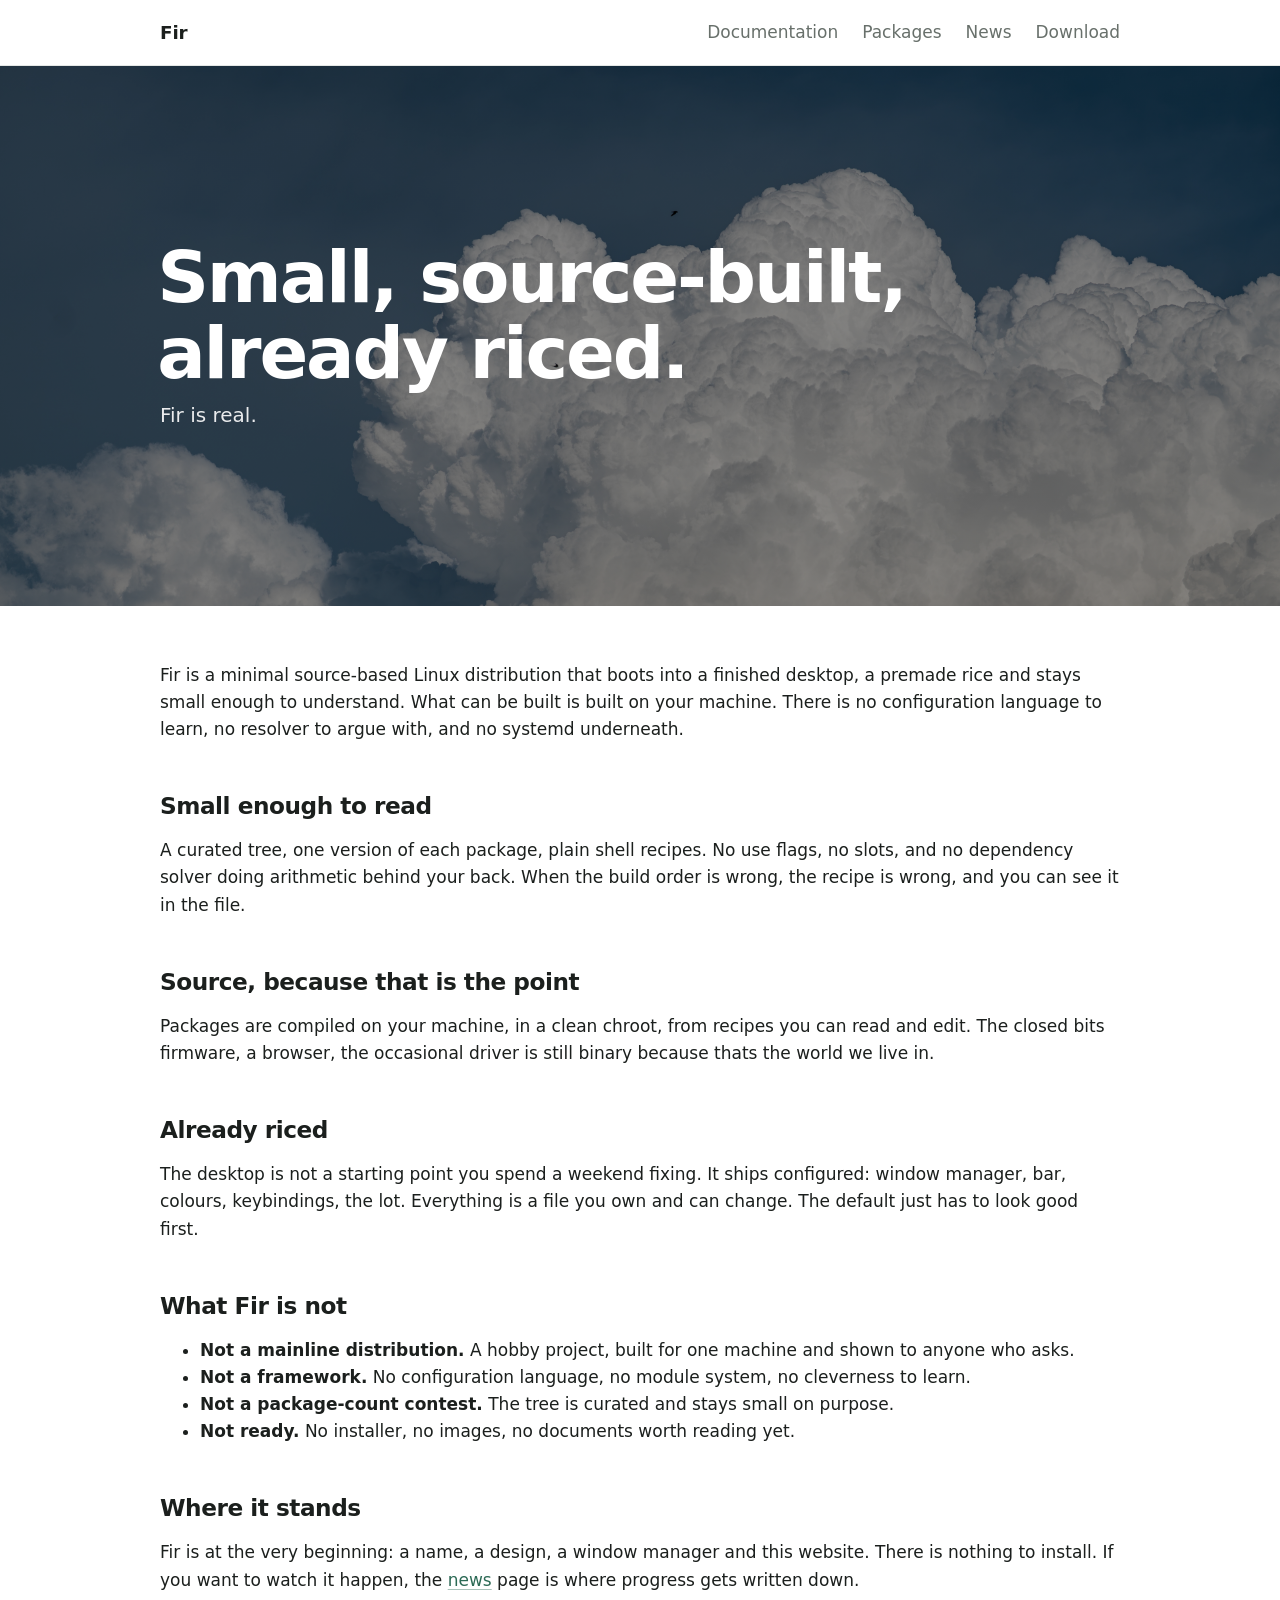
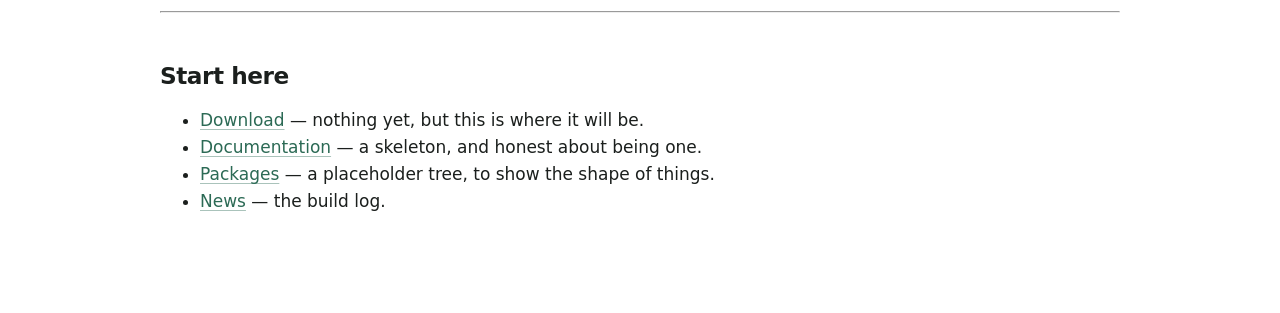
<file: index.html>
<!doctype html>
<html lang="en">
<head>
<meta charset="utf-8">
<meta name="viewport" content="width=device-width, initial-scale=1">
<title>Fir — a minimal source-based Linux distro</title>
<meta name="description" content="Fir is a minimal source-based Linux distribution that boots into a finished, premade rice. Small tree, plain shell recipes, OpenRC, no systemd.">
<link rel="stylesheet" href="style.css">
</head>
<body>

<header class="nav">
  <a class="brand" href="/">Fir</a>
  <nav>
    <a href="docs.html">Documentation</a>
    <a href="packages.html">Packages</a>
    <a href="news.html">News</a>
    <a href="download.html">Download</a>
  </nav>
</header>

<section class="banner">
  <div class="banner-text">
    <h1>Small, source-built, already riced.</h1>
    <p>Fir is real.</p>
  </div>
</section>

<main>
<p>Fir is a minimal source-based Linux distribution that boots into a finished desktop, a premade rice and stays small enough to understand. What can be built is built on your machine. There is no configuration language to learn, no resolver to argue with, and no systemd underneath.</p>

<h2>Small enough to read</h2>
<p>A curated tree, one version of each package, plain shell recipes. No use flags, no slots, and no dependency solver doing arithmetic behind your back. When the build order is wrong, the recipe is wrong, and you can see it in the file.</p>

<h2>Source, because that is the point</h2>
<p>Packages are compiled on your machine, in a clean chroot, from recipes you can read and edit. The closed bits firmware, a browser, the occasional driver is still binary because thats the world we live in.</p>

<h2>Already riced</h2>
<p>The desktop is not a starting point you spend a weekend fixing. It ships configured: window manager, bar, colours, keybindings, the lot. Everything is a file you own and can change. The default just has to look good first.</p>

<h2>What Fir is not</h2>
<ul>
  <li><strong>Not a mainline distribution.</strong> A hobby project, built for one machine and shown to anyone who asks.</li>
  <li><strong>Not a framework.</strong> No configuration language, no module system, no cleverness to learn.</li>
  <li><strong>Not a package-count contest.</strong> The tree is curated and stays small on purpose.</li>
  <li><strong>Not ready.</strong> No installer, no images, no documents worth reading yet.</li>
</ul>

<h2>Where it stands</h2>
<p>Fir is at the very beginning: a name, a design, a window manager and this website. There is nothing to install. If you want to watch it happen, the <a href="news.html">news</a> page is where progress gets written down.</p>

<hr>

<h2>Start here</h2>
<ul>
  <li><a href="download.html">Download</a> — nothing yet, but this is where it will be.</li>
  <li><a href="docs.html">Documentation</a> — a skeleton, and honest about being one.</li>
  <li><a href="packages.html">Packages</a> — a placeholder tree, to show the shape of things.</li>
  <li><a href="news.html">News</a> — the build log.</li>
</ul>

</main>

</body>
</html>
</file>
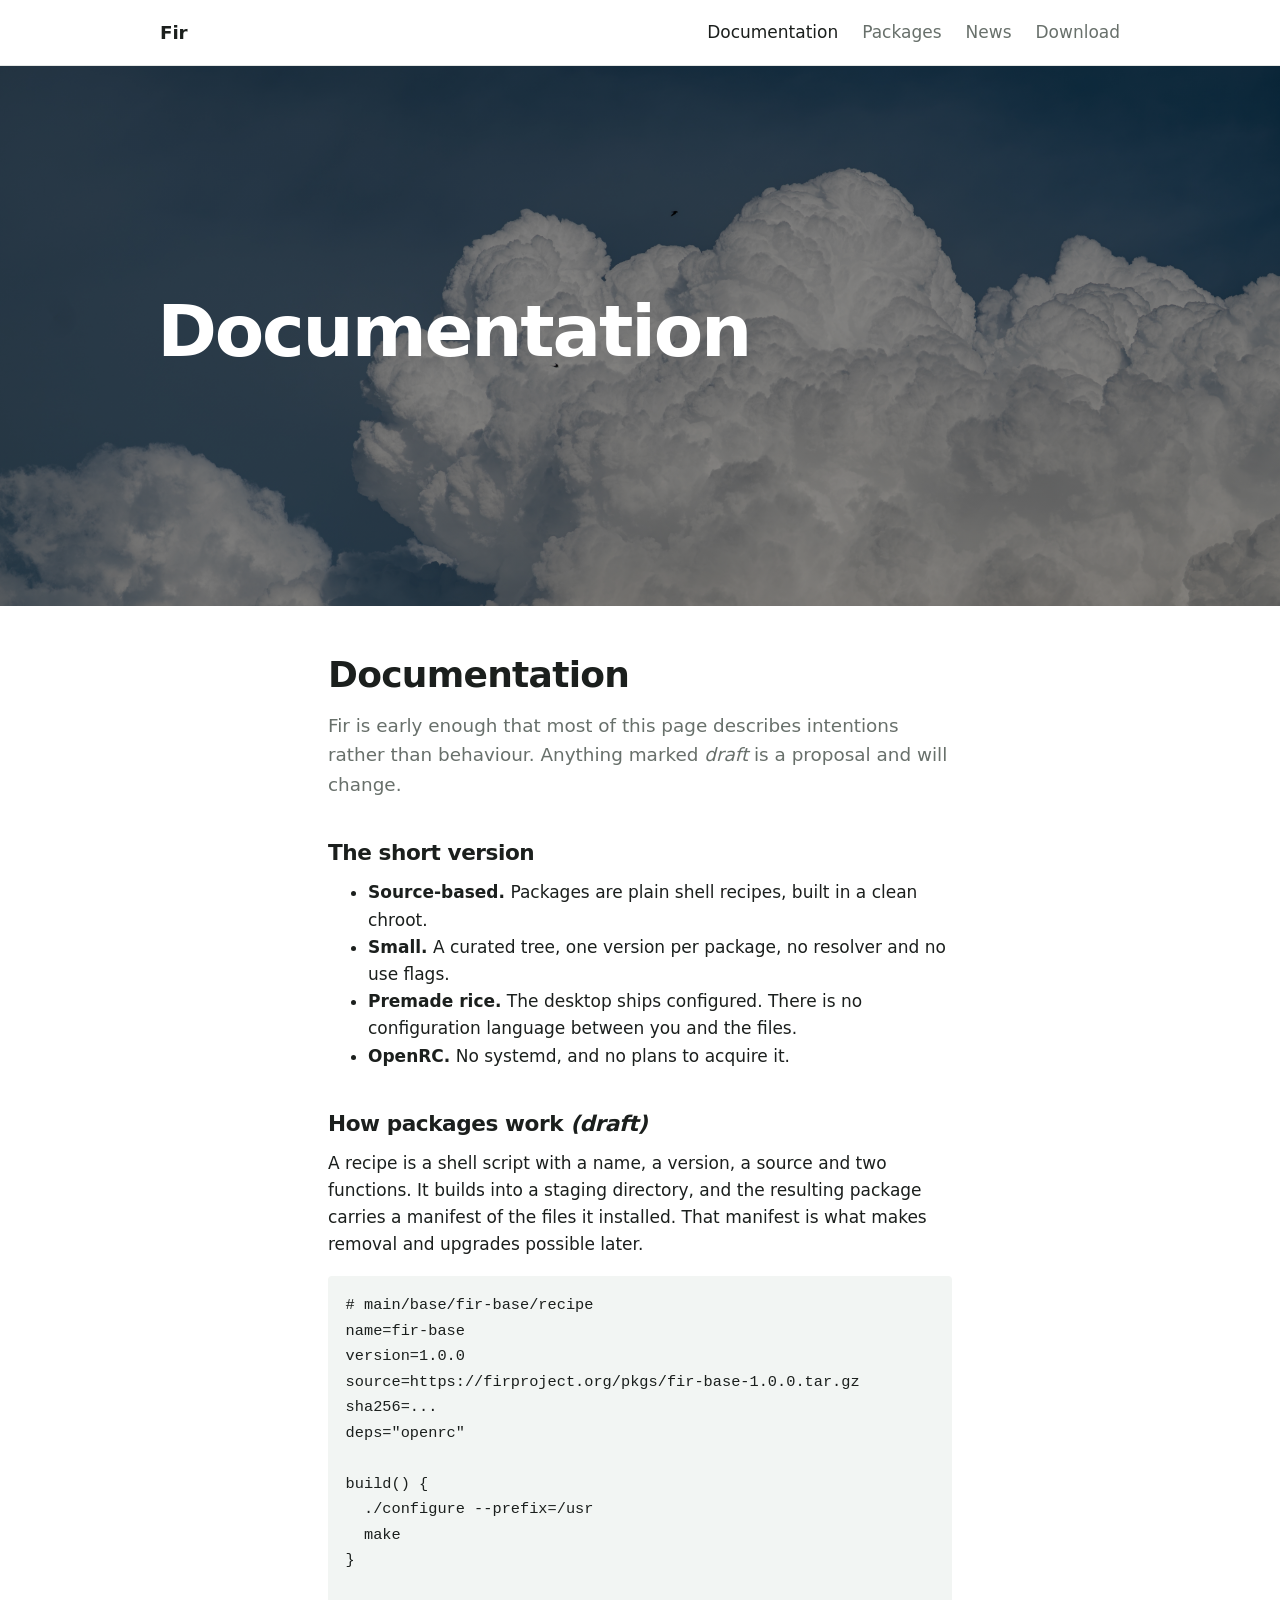
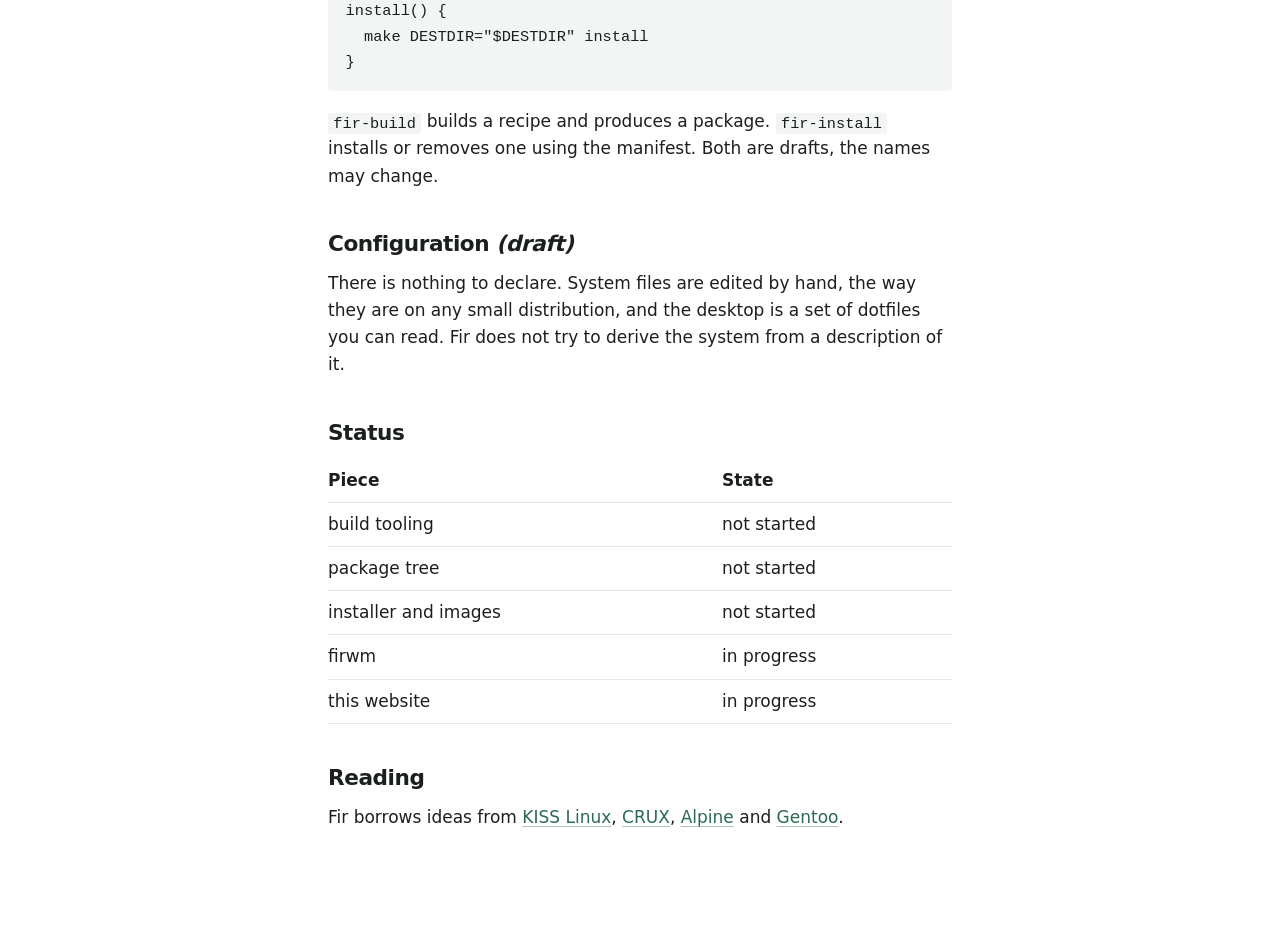
<file: docs.html>
<!doctype html>
<html lang="en">
<head>
<meta charset="utf-8">
<meta name="viewport" content="width=device-width, initial-scale=1">
<title>Documentation – Fir</title>
<link rel="stylesheet" href="style.css">
<link rel="stylesheet" href="docs.css">
</head>
<body>

<header class="nav">
  <a class="brand" href="index.html">Fir</a>
  <nav>
    <a href="docs.html" aria-current="page">Documentation</a>
    <a href="packages.html">Packages</a>
    <a href="news.html">News</a>
    <a href="download.html">Download</a>
  </nav>
</header>

<section class="banner">
  <div class="banner-text">
    <h1>Documentation</h1>
  </div>
</section>

<main class="page">
<h1>Documentation</h1>
<p class="lede">Fir is early enough that most of this page describes intentions rather than behaviour. Anything marked <em>draft</em> is a proposal and will change.</p>

<h2>The short version</h2>
<ul>
  <li><strong>Source-based.</strong> Packages are plain shell recipes, built in a clean chroot.</li>
  <li><strong>Small.</strong> A curated tree, one version per package, no resolver and no use flags.</li>
  <li><strong>Premade rice.</strong> The desktop ships configured. There is no configuration language between you and the files.</li>
  <li><strong>OpenRC.</strong> No systemd, and no plans to acquire it.</li>
</ul>

<h2>How packages work <em>(draft)</em></h2>
<p>A recipe is a shell script with a name, a version, a source and two functions. It builds into a staging directory, and the resulting package carries a manifest of the files it installed. That manifest is what makes removal and upgrades possible later.</p>
<pre><code># main/base/fir-base/recipe
name=fir-base
version=1.0.0
source=https://firproject.org/pkgs/fir-base-1.0.0.tar.gz
sha256=...
deps="openrc"

build() {
  ./configure --prefix=/usr
  make
}

install() {
  make DESTDIR="$DESTDIR" install
}</code></pre>
<p><code>fir-build</code> builds a recipe and produces a package. <code>fir-install</code> installs or removes one using the manifest. Both are drafts, the names may change.</p>

<h2>Configuration <em>(draft)</em></h2>
<p>There is nothing to declare. System files are edited by hand, the way they are on any small distribution, and the desktop is a set of dotfiles you can read. Fir does not try to derive the system from a description of it.</p>

<h2>Status</h2>
<table>
  <tr><th>Piece</th><th>State</th></tr>
  <tr><td>build tooling</td><td>not started</td></tr>
  <tr><td>package tree</td><td>not started</td></tr>
  <tr><td>installer and images</td><td>not started</td></tr>
  <tr><td>firwm</td><td>in progress</td></tr>
  <tr><td>this website</td><td>in progress</td></tr>
</table>

<h2>Reading</h2>
<p>Fir borrows ideas from <a href="https://kisslinux.org/">KISS Linux</a>, <a href="https://crux.nu/">CRUX</a>, <a href="https://alpinelinux.org/">Alpine</a> and <a href="https://www.gentoo.org/">Gentoo</a>.</p>
</main>

</body>
</html>
</file>
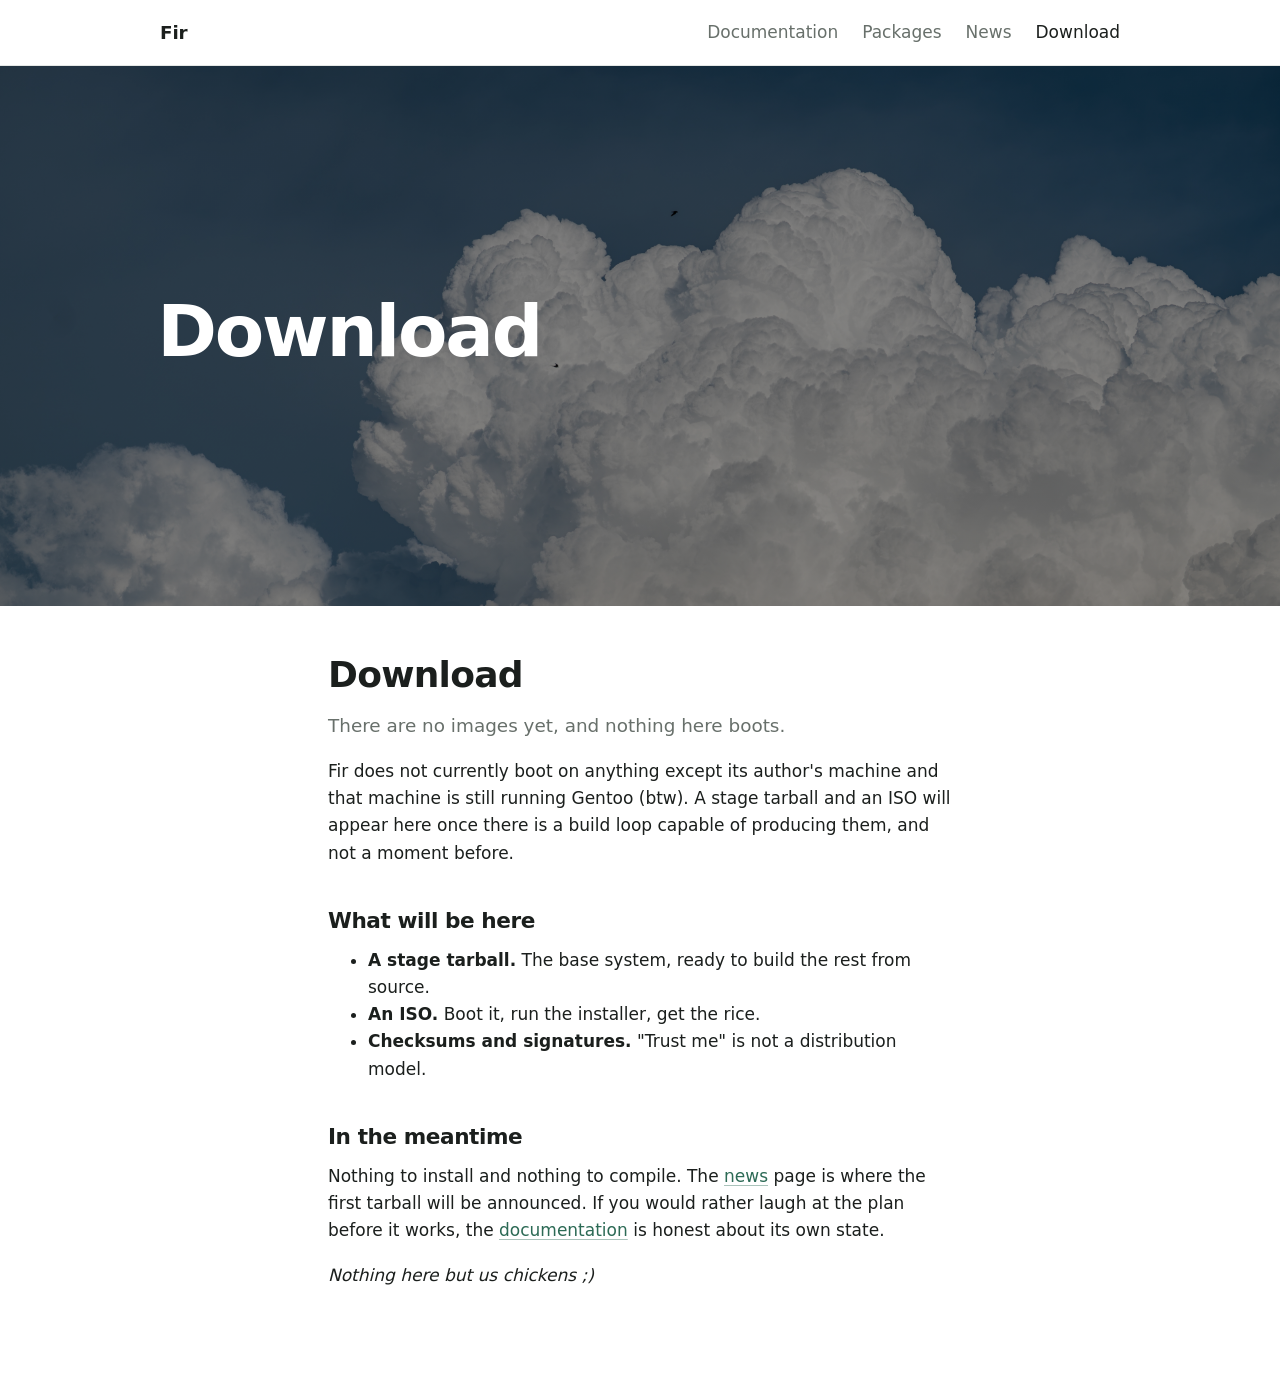
<file: download.html>
<!doctype html>
<html lang="en">
<head>
<meta charset="utf-8">
<meta name="viewport" content="width=device-width, initial-scale=1">
<title>Download – Fir</title>
<link rel="stylesheet" href="style.css">
<link rel="stylesheet" href="docs.css">
</head>
<body>

<header class="nav">
  <a class="brand" href="index.html">Fir</a>
  <nav>
    <a href="docs.html">Documentation</a>
    <a href="packages.html">Packages</a>
    <a href="news.html">News</a>
    <a href="download.html" aria-current="page">Download</a>
  </nav>
</header>

<section class="banner">
  <div class="banner-text">
    <h1>Download</h1>
  </div>
</section>

<main class="page">
<h1>Download</h1>
<p class="lede">There are no images yet, and nothing here boots.</p>
<p>Fir does not currently boot on anything except its author's machine and that machine is still running Gentoo (btw). A stage tarball and an ISO will appear here once there is a build loop capable of producing them, and not a moment before.</p>

<h2>What will be here</h2>
<ul>
  <li><strong>A stage tarball.</strong> The base system, ready to build the rest from source.</li>
  <li><strong>An ISO.</strong> Boot it, run the installer, get the rice.</li>
  <li><strong>Checksums and signatures.</strong> "Trust me" is not a distribution model.</li>
</ul>

<h2>In the meantime</h2>
<p>Nothing to install and nothing to compile. The <a href="news.html">news</a> page is where the first tarball will be announced. If you would rather laugh at the plan before it works, the <a href="docs.html">documentation</a> is honest about its own state.</p>
<p><em>Nothing here but us chickens ;)</em></p>
</main>

</body>
</html>
</file>
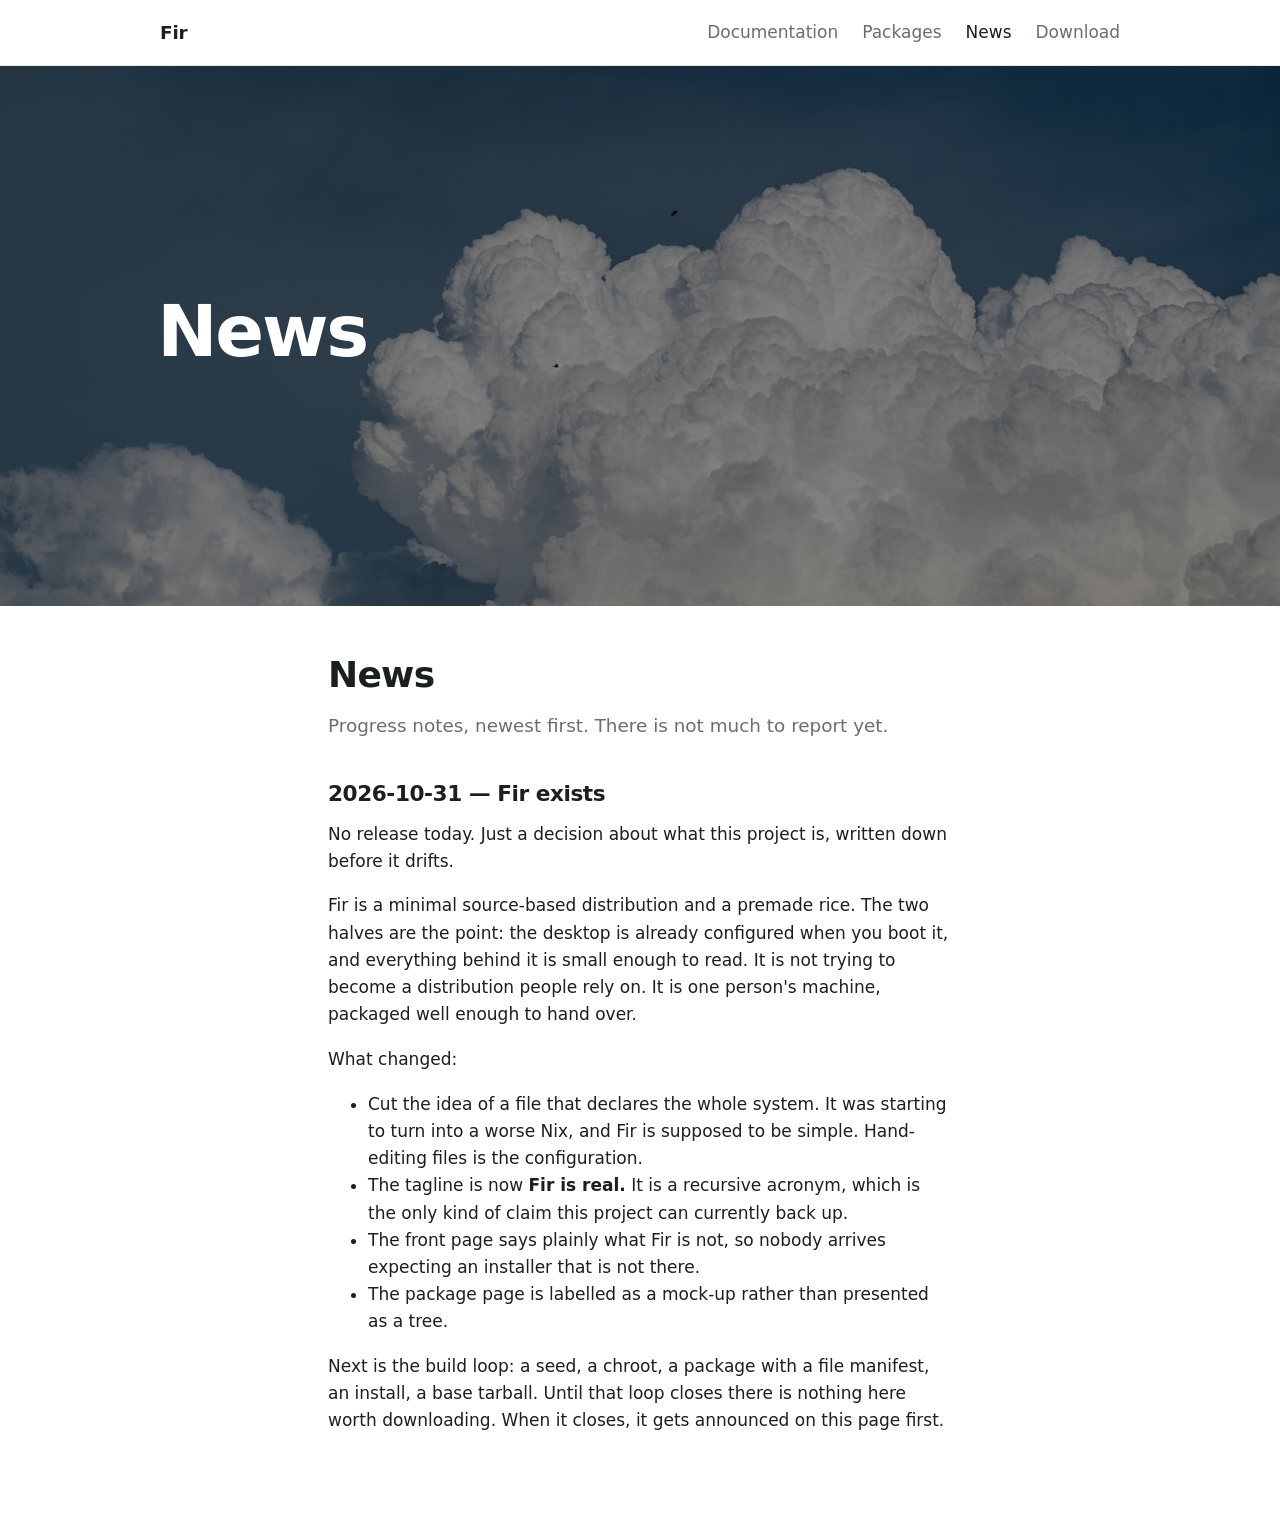
<file: news.html>
<!doctype html>
<html lang="en">
<head>
<meta charset="utf-8">
<meta name="viewport" content="width=device-width, initial-scale=1">
<title>News – Fir</title>
<link rel="stylesheet" href="style.css">
<link rel="stylesheet" href="docs.css">
</head>
<body>

<header class="nav">
  <a class="brand" href="index.html">Fir</a>
  <nav>
    <a href="docs.html">Documentation</a>
    <a href="packages.html">Packages</a>
    <a href="news.html" aria-current="page">News</a>
    <a href="download.html">Download</a>
  </nav>
</header>

<section class="banner">
  <div class="banner-text">
    <h1>News</h1>
  </div>
</section>

<main class="page">
<h1>News</h1>
<p class="lede">Progress notes, newest first. There is not much to report yet.</p>

<h2>2026-10-31 — Fir exists</h2>
<p>No release today. Just a decision about what this project is, written down before it drifts.</p>
<p>Fir is a minimal source-based distribution and a premade rice. The two halves are the point: the desktop is already configured when you boot it, and everything behind it is small enough to read. It is not trying to become a distribution people rely on. It is one person's machine, packaged well enough to hand over.</p>
<p>What changed:</p>
<ul>
  <li>Cut the idea of a file that declares the whole system. It was starting to turn into a worse Nix, and Fir is supposed to be simple. Hand-editing files is the configuration.</li>
  <li>The tagline is now <strong>Fir is real.</strong> It is a recursive acronym, which is the only kind of claim this project can currently back up.</li>
  <li>The front page says plainly what Fir is not, so nobody arrives expecting an installer that is not there.</li>
  <li>The package page is labelled as a mock-up rather than presented as a tree.</li>
</ul>
<p>Next is the build loop: a seed, a chroot, a package with a file manifest, an install, a base tarball. Until that loop closes there is nothing here worth downloading. When it closes, it gets announced on this page first.</p>
</main>

</body>
</html>
</file>
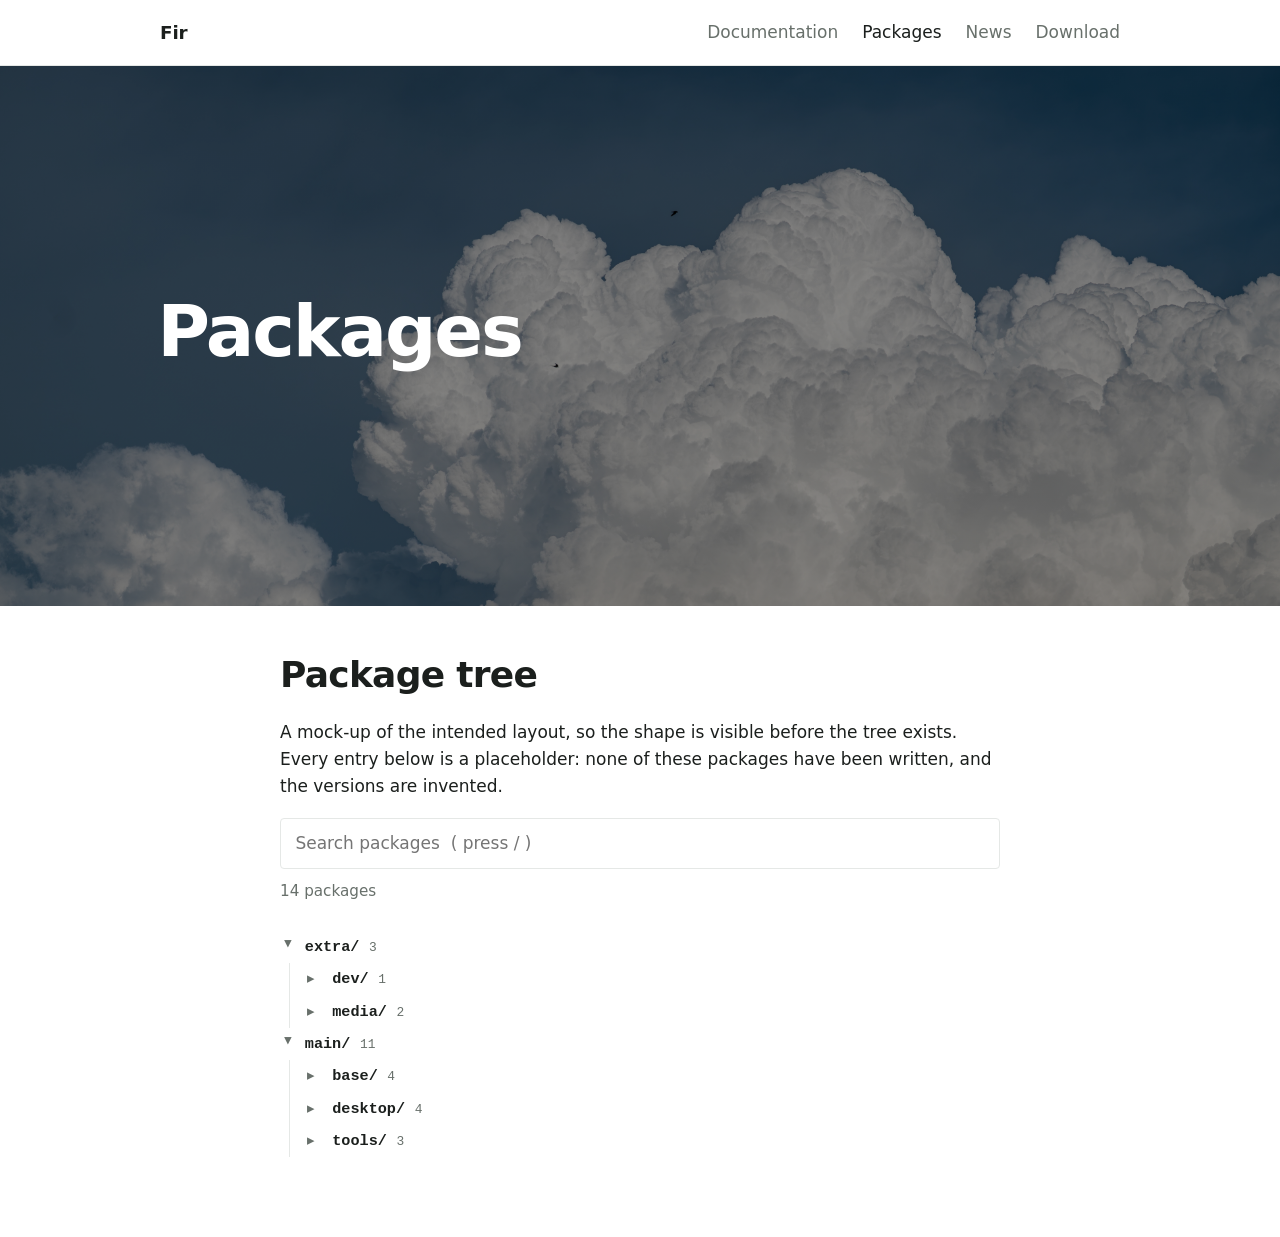
<file: packages.html>
<!doctype html>
<html lang="en">
<head>
<meta charset="utf-8">
<meta name="viewport" content="width=device-width, initial-scale=1">
<title>Packages – Fir</title>
<link rel="stylesheet" href="style.css">
<link rel="stylesheet" href="packages.css">
</head>
<body>

<header class="nav">
  <a class="brand" href="index.html">Fir</a>
  <nav>
    <a href="docs.html">Documentation</a>
    <a href="packages.html" aria-current="page">Packages</a>
    <a href="news.html">News</a>
    <a href="download.html">Download</a>
  </nav>
</header>

<section class="banner">
  <div class="banner-text">
    <h1>Packages</h1>
  </div>
</section>

<main class="packages">
  <h1>Package tree</h1>
  <p>A mock-up of the intended layout, so the shape is visible before the tree exists. Every entry below is a placeholder: none of these packages have been written, and the versions are invented.</p>
  <input id="search" type="search" placeholder="Search packages  ( press / )" aria-label="Search packages" autocomplete="off">
  <p id="status" aria-live="polite"></p>
  <div id="tree"><noscript>The package list needs JavaScript.</noscript></div>
</main>

<script src="packages-data.js"></script>
<script src="packages.js"></script>
</body>
</html>
</file>
<file: style.css>
:root {
  --bg: #ffffff;
  --fg: #1b1f1d;
  --muted: #68706b;
  --line: #e5e8e6;

  --wrap: 60rem;
  --gutter: 1.5rem;
  --pad: max(var(--gutter), calc((100% - var(--wrap)) / 2));
}

* { box-sizing: border-box; }

body {
  margin: 0;
  background: var(--bg);
  color: var(--fg);
  font: 1.0625rem/1.6 system-ui, -apple-system, "Segoe UI", Roboto, "Helvetica Neue", sans-serif;
}

a { color: inherit; text-decoration: none; }
a:focus-visible { outline: 2px solid currentColor; outline-offset: 3px; }

h1, h2, h3 { font-weight: 700; letter-spacing: -0.02em; }
h1 { margin-left: -0.04em; } 

.nav {
  display: flex;
  justify-content: space-between;
  align-items: center;
  padding: 1.1rem var(--pad);
  border-bottom: 1px solid var(--line);
}
.brand { font-weight: 650; font-size: 1.15rem; letter-spacing: -0.01em; }
.nav nav { display: flex; gap: 1.5rem; }
.nav nav a { color: var(--muted); }
.nav nav a:hover,
.nav nav a[aria-current="page"] { color: var(--fg); }

.banner {
  display: flex;
  align-items: center;
  min-height: 60vh;
  padding: 3rem var(--pad);
  color: #fff;
  background:
    linear-gradient(rgba(0, 0, 0, 0.45), rgba(0, 0, 0, 0.45)),
    url("banner.jpg") center / cover no-repeat,
    #2c5a49;
}
.banner h1 {
  margin-top: 0;
  margin-bottom: 0.5rem;
  font-size: clamp(2.5rem, 7vw, 4.5rem);
  line-height: 1.05;
  letter-spacing: -0.03em;
}
.banner p { margin: 0; font-size: 1.25rem; opacity: 0.9; }

main {
  min-height: 40vh;
  padding: 3.5rem var(--pad) 5rem;
}
main h1 {
  margin-top: 0;
  margin-bottom: 1rem;
  font-size: clamp(2rem, 5vw, 2.75rem);
  line-height: 1.1;
  letter-spacing: -0.03em;
}
main h2 {
  margin: 3rem 0 0.75rem;
  font-size: 1.45rem;
  line-height: 1.25;
}
main h3 {
  margin: 2rem 0 0.5rem;
  font-size: 1.1rem;
  line-height: 1.35;
  letter-spacing: -0.01em;
}
main > :first-child { margin-top: 0; }

:root {
  --accent: #2c6a55;       
  --accent-hover: #1d4a3b; 
}

main a:not(.button) {
  color: var(--accent);
  text-decoration: underline;
  text-decoration-color: color-mix(in srgb, currentColor 40%, transparent);
  text-decoration-thickness: 1px;
  text-underline-offset: 0.2em;
  transition: color 0.15s, text-decoration-color 0.15s;
}

main a:not(.button):hover {
  color: var(--accent-hover);
  text-decoration-color: currentColor;
  text-decoration-thickness: 2px;
}
@media (max-width: 30rem) {
  .nav { flex-direction: column; gap: 0.6rem; align-items: flex-start; }
  .nav nav { gap: 1.1rem; flex-wrap: wrap; }
}
</file>
<file: docs.css>
.page {
  max-width: 42rem;
  margin: 0 auto;
  padding: 3rem 1.5rem 5rem;
}

.page h1 {
  margin: 0 0 1rem;
  font-size: 2.25rem;
  line-height: 1.15;
  letter-spacing: -0.02em;
}
.page h2 { margin: 2.5rem 0 0.75rem; font-size: 1.35rem; line-height: 1.3; }
.page h3 { margin: 2rem 0 0.5rem; font-size: 1.1rem; }
.page p, .page ul, .page ol, .page pre, .page table { margin: 0 0 1.1rem; }
.page .lede { color: var(--muted); font-size: 1.15rem; }

.page code {
  font: 0.9em ui-monospace, "SF Mono", Menlo, Consolas, monospace;
  background: #f2f5f3;
  padding: 0.1em 0.35em;
  border-radius: 3px;
}
.page pre {
  background: #f2f5f3;
  padding: 1rem 1.1rem;
  border-radius: 4px;
  overflow-x: auto;
  line-height: 1.5;
}
.page pre code { background: none; padding: 0; }

.page table { border-collapse: collapse; width: 100%; }
.page th, .page td {
  text-align: left;
  padding: 0.5rem 1rem 0.5rem 0;
  border-bottom: 1px solid var(--line);
}

.button {
  display: inline-block;
  padding: 0.65rem 1.25rem;
  background: var(--fg);
  color: var(--bg);
  border-radius: 4px;
  font-weight: 600;
}
.button:hover { opacity: 0.85; }
</file>
<file: packages.css>
/* Loaded after style.css on packages.html only */

[hidden] { display: none !important; }

.packages {
  max-width: 48rem;
  margin: 0 auto;
  padding: 3rem 1.5rem 5rem;
}
.packages h1 {
  margin: 0 0 1.5rem;
  font-size: 2.25rem;
  line-height: 1.15;
  letter-spacing: -0.02em;
}

#search {
  width: 100%;
  padding: 0.7rem 0.9rem;
  font: inherit;
  color: var(--fg);
  background: var(--bg);
  border: 1px solid var(--line);
  border-radius: 4px;
}
#search:focus-visible { outline: 2px solid var(--fg); outline-offset: 1px; }
#status { margin: 0.6rem 0 1.75rem; color: var(--muted); font-size: 0.95rem; }

/* File tree */
#tree, #tree ul { list-style: none; margin: 0; padding: 0; }
#tree { font-family: ui-monospace, "SF Mono", Menlo, Consolas, monospace; font-size: 0.95rem; }
#tree ul ul, #tree details > ul {
  margin-left: 0.55rem;
  padding-left: 1.1rem;
  border-left: 1px solid var(--line);
}
#tree li { margin: 0; }

summary {
  display: flex;
  align-items: baseline;
  gap: 0.6rem;
  padding: 0.25rem 0;
  cursor: pointer;
  list-style: none;
}
summary::-webkit-details-marker { display: none; }
summary::before { content: "▸"; display: inline-block; width: 1em; color: var(--muted); }
details[open] > summary::before { transform: rotate(90deg); }
summary:focus-visible { outline: 2px solid var(--fg); outline-offset: 2px; }
.folder { font-weight: 600; }
.count { color: var(--muted); font-size: 0.85em; }

.pkg {
  display: flex;
  flex-wrap: wrap;
  align-items: baseline;
  gap: 0.2rem 0.9rem;
  padding: 0.25rem 0;
}
.pkg .name { color: var(--fg); }
.pkg .ver { color: var(--muted); }
.pkg .desc {
  color: var(--muted);
  font-family: system-ui, -apple-system, "Segoe UI", Roboto, sans-serif;
  font-size: 0.9rem;
}
</file>
